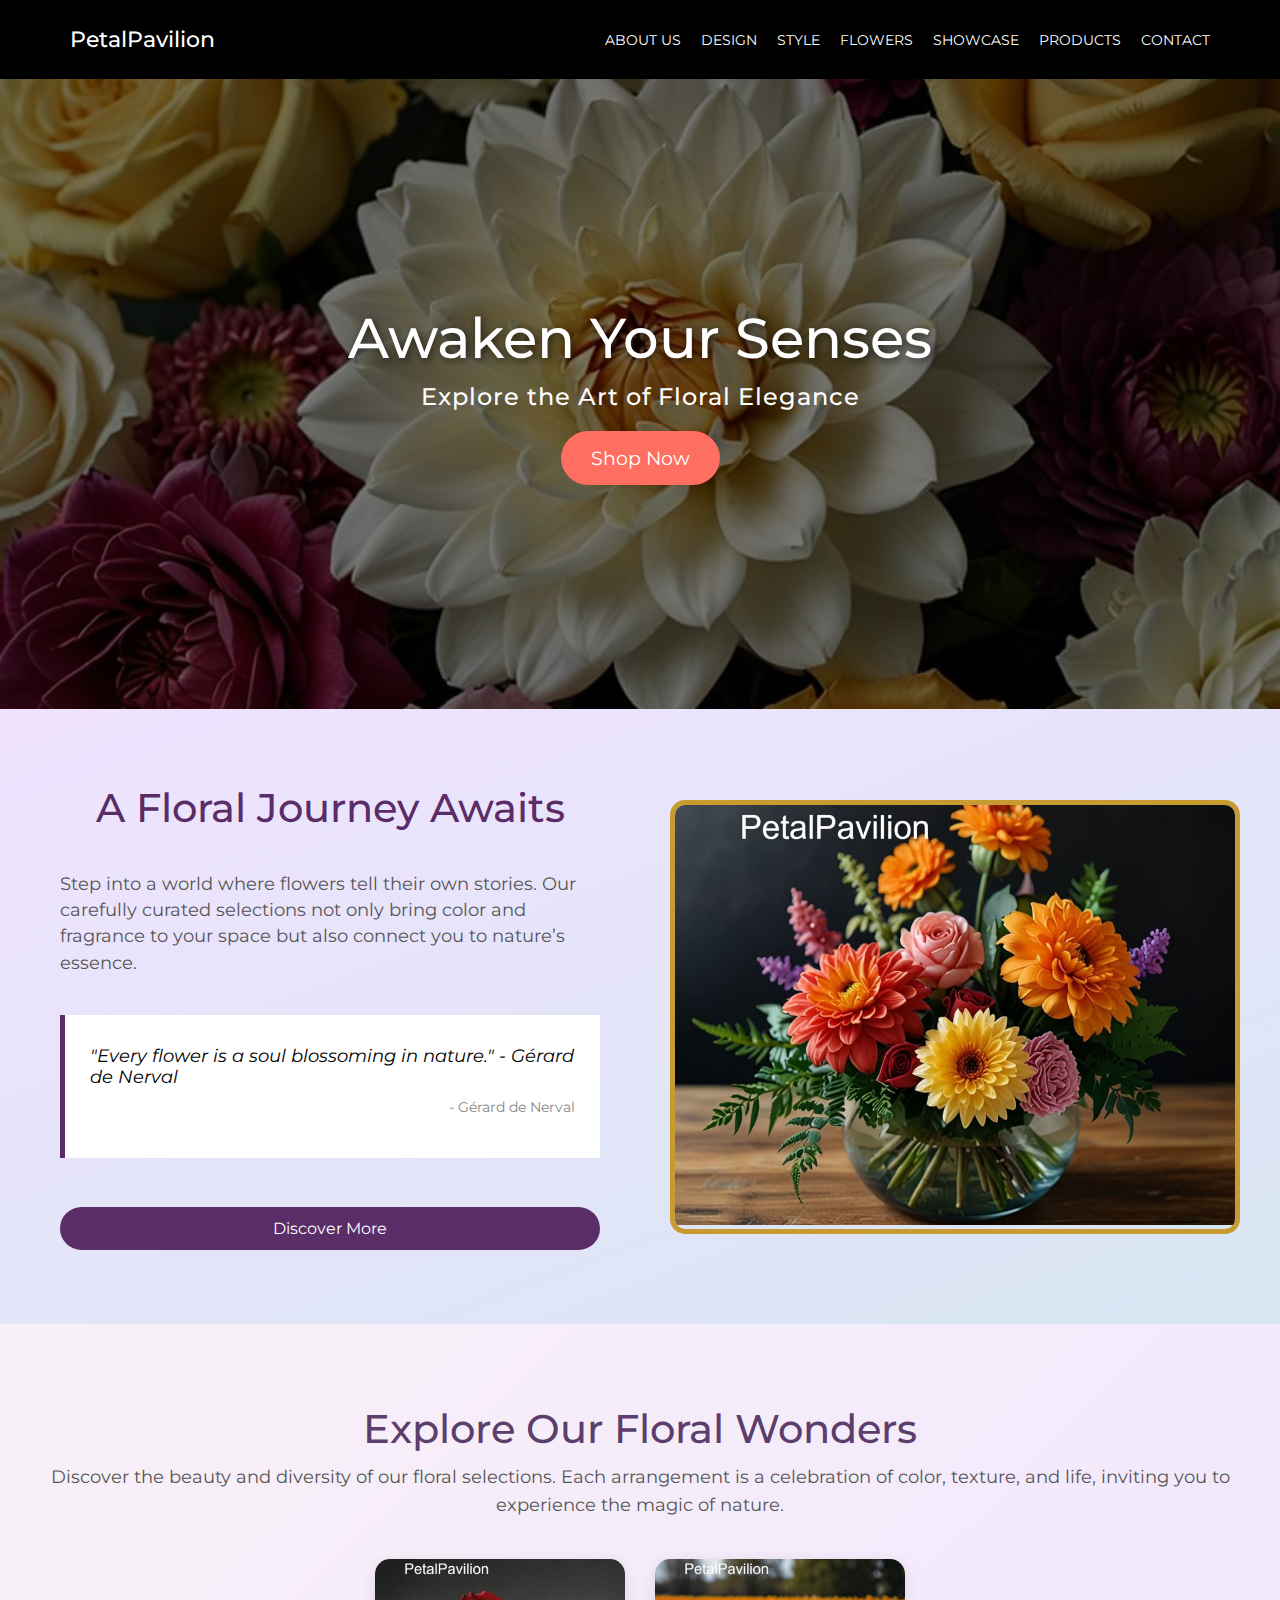
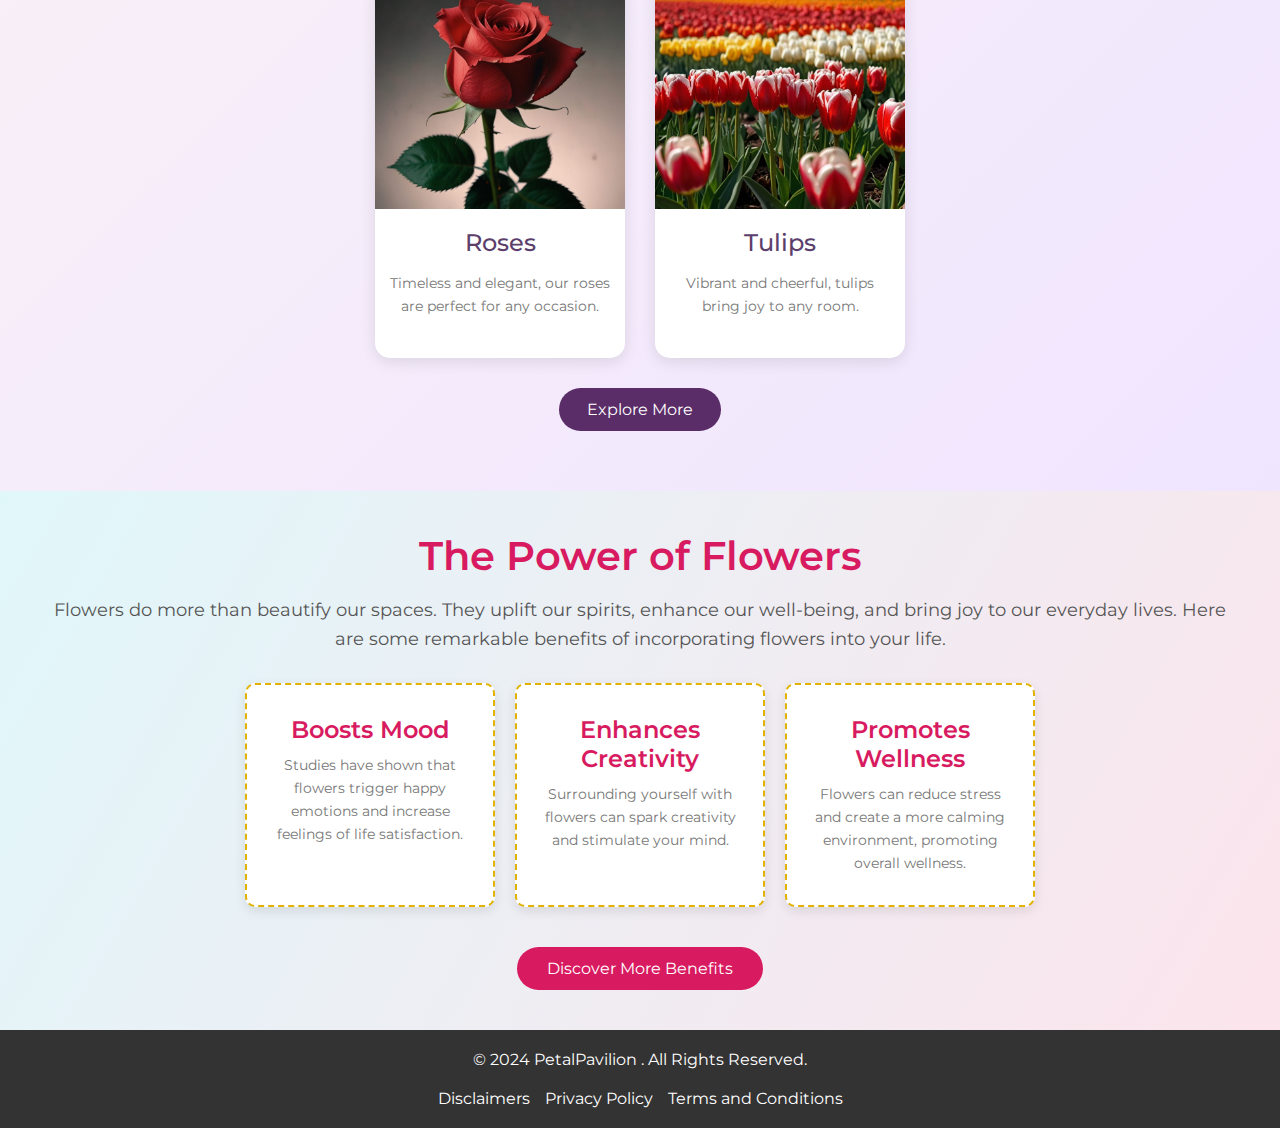
<file: index.html>
<!DOCTYPE html>
<html lang="en">

<head>
    <meta charset="UTF-8">
    <meta name="viewport" content="width=device-width, initial-scale=1.0">
    <link rel="icon" href="asets/a (1).jpg">
    <title>PetalPavilion</title>
    <link rel="preconnect" href="https://fonts.googleapis.com">
    <link rel="preconnect" href="https://fonts.gstatic.com" crossorigin>
    <link href="https://fonts.googleapis.com/css2?family=Montserrat:ital,wght@0,100..900;1,100..900&display=swap"
        rel="stylesheet">
        <link rel="stylesheet" href="index.css">
</head>

<body>
    <header>
        <nav class="navbar">
                <a href="/" class="nav-logo">PetalPavilion</a>
            <ul class="nav-manu">
                <li class="nave-item">
                    <a href="about.html" class="nav-link">About us</a>
                </li>
                <li class="nave-item">
                    <a href="design.html" class="nav-link">Design</a>
                </li>
                <li class="nave-item">
                    <a href="style.html" class="nav-link">Style</a>
                </li>
                <li class="nave-item">
                    <a href="flowers.html" class="nav-link">Flowers</a>
                </li>
                <li class="nave-item">
                    <a href="showcase.html" class="nav-link">Showcase</a>
                </li>
                <li class="nave-item">
                    <a href="products.html" class="nav-link">Products</a>
                </li>
                <li class="nave-item">
                    <a href="contact.html" class="nav-link">Contact</a>
                </li>
            </ul>
            <div class="hamburger">
                <span class="bar"></span>
                <span class="bar"></span>
                <span class="bar"></span>
            </div>
        </nav>
    </header>
    <main>
        <div class="hero">
            <div class="container">
                <h1>Awaken Your Senses</h1>
                <h3>Explore the Art of Floral Elegance</h3>
                <button><a href="contact.html">Shop Now</a></button>
            </div>
        </div>
        <section class="page-2">
            <div class="page2-container">
                <div class="left">
                    <h2>A Floral Journey Awaits</h2>
                    <p>Step into a world where flowers tell their own stories. Our carefully curated selections not only bring color and fragrance to your space but also connect you to nature’s essence.</p>
                    <div class="nervel">
                        <i>"Every flower is a soul blossoming in nature." - Gérard de Nerval</i>
                        <p>- Gérard de Nerval</p>
                    </div>
                    <button><a href="products.html">Discover More</a></button>
                </div>
                <div class="right">
                    <img src="asets/download (1).jpeg" alt="a boul with defarent color of flower">
                </div>
            </div>
        </section>
        <section class="page-3">
            <div class="container">
                <h2>Explore Our Floral Wonders</h2>
                <p>Discover the beauty and diversity of our floral selections. Each arrangement is a celebration of color, texture, and life, inviting you to experience the magic of nature.</p>
                <div class="grid">
                    <div class="cird cird-1">
                        <img src="asets/download (2).jpeg" alt="a rose with derk background" class="cird1-img">
                        <h3>Roses</h3>
                        <p>Timeless and elegant, our roses are perfect for any occasion.</p>
                    </div>
                    <div class="cird cird-1">
                        <img src="asets/a (19).jpg" alt="a rose with derk background" class="cird1-img">
                        <h3>Tulips</h3>
                        <p>Vibrant and cheerful, tulips bring joy to any room.</p>
                    </div>
                </div>
                <button><a href="about.html">Explore More</a></button>
            </div>
        </section>
        <section class="page-4">
            <div class="container">
                <h2>The Power of Flowers</h2>
                <p>Flowers do more than beautify our spaces. They uplift our spirits, enhance our well-being, and bring joy to our everyday lives. Here are some remarkable benefits of incorporating flowers into your life.</p>
                <div class="boxs">
                    <div class="box box-1">
                        <h3>Boosts Mood</h3>
                        <p>Studies have shown that flowers trigger happy emotions and increase feelings of life satisfaction.</p>
                    </div>
                    <div class="box box-1">
                        <h3>Enhances Creativity</h3>
                        <p>Surrounding yourself with flowers can spark creativity and stimulate your mind.</p>
                    </div>
                    <div class="box box-1">
                        <h3>Promotes Wellness</h3>
                        <p>Flowers can reduce stress and create a more calming environment, promoting overall wellness.
                        </p>
                    </div>
                </div>
                <button><a href="about.html">Discover More Benefits</a></button>
            </div>
        </section>
    </main>
    <footer>
        <p>&copy; 2024 PetalPavilion . All Rights Reserved.</p>
        <ul class="links">
            <li>
                <a href="" class="link-1">Disclaimers</a>
            </li>
            <li>
                <a href="" class="link-2">Privacy Policy</a>
            </li>
            <li>
                <a href="" class="link-3">Terms and Conditions</a>
            </li>
        </ul>
    </footer>
    <script src="script.js"></script>
</body>

</html>
</file>
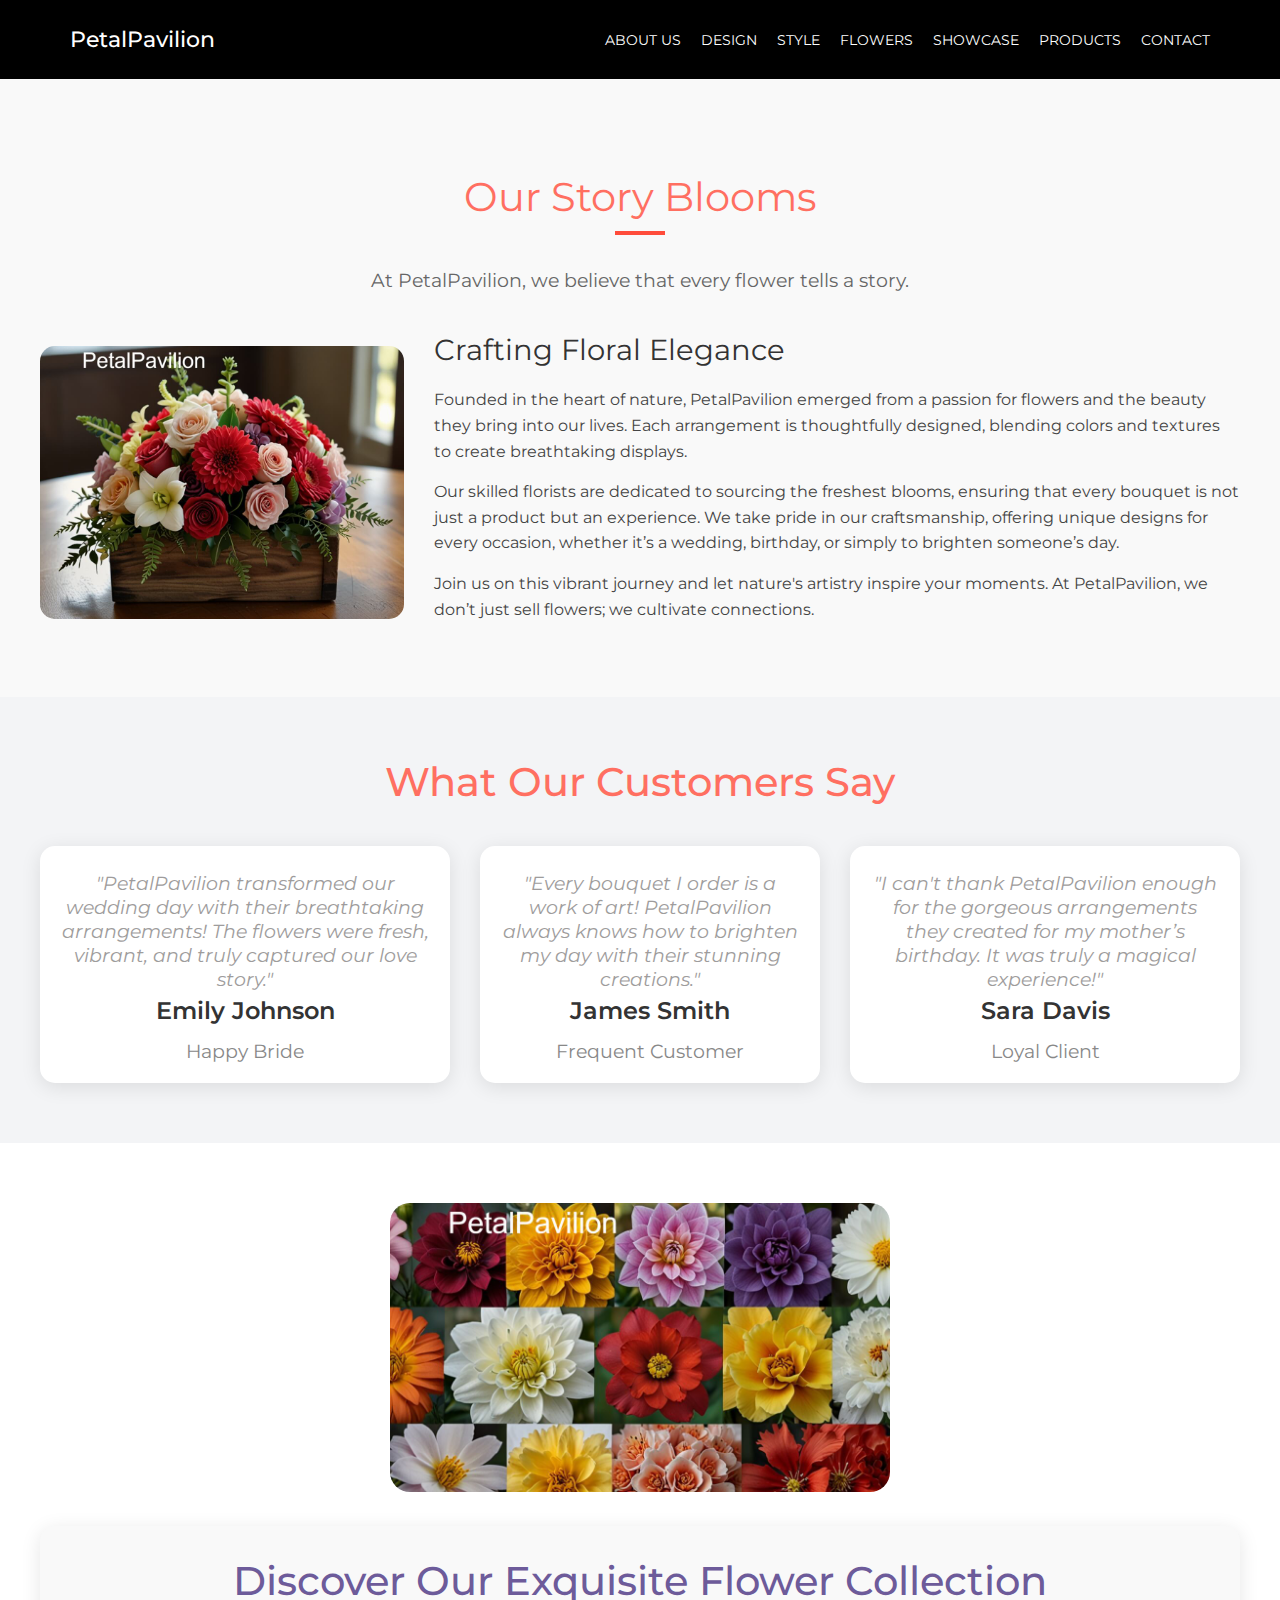
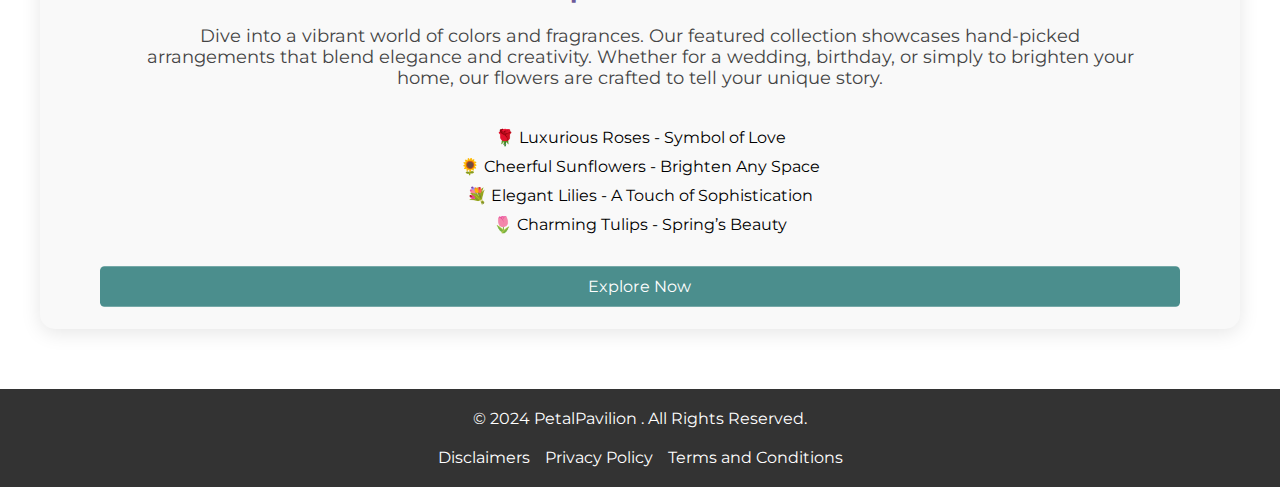
<file: about.html>
<!DOCTYPE html>
<html lang="en">

<head>
    <meta charset="UTF-8">
    <meta name="viewport" content="width=device-width, initial-scale=1.0">
    <link rel="icon" href="asets/a (1).jpg">
    <title>PetalPavilion | About us</title>
    <link rel="preconnect" href="https://fonts.googleapis.com">
    <link rel="preconnect" href="https://fonts.gstatic.com" crossorigin>
    <link href="https://fonts.googleapis.com/css2?family=Montserrat:ital,wght@0,100..900;1,100..900&display=swap"
        rel="stylesheet">
    <link rel="stylesheet" href="index.css">
</head>

<body>
    <header>
        <nav class="navbar">
            <a href="/" class="nav-logo">PetalPavilion</a>
            <ul class="nav-manu">
                <li class="nave-item">
                    <a href="about.html" class="nav-link">About us</a>
                </li>
                <li class="nave-item">
                    <a href="design.html" class="nav-link">Design</a>
                </li>
                <li class="nave-item">
                    <a href="style.html" class="nav-link">Style</a>
                </li>
                <li class="nave-item">
                    <a href="flowers.html" class="nav-link">Flowers</a>
                </li>
                <li class="nave-item">
                    <a href="showcase.html" class="nav-link">Showcase</a>
                </li>
                <li class="nave-item">
                    <a href="products.html" class="nav-link">Products</a>
                </li>
                <li class="nave-item">
                    <a href="contact.html" class="nav-link">Contact</a>
                </li>
            </ul>
            <div class="hamburger">
                <span class="bar"></span>
                <span class="bar"></span>
                <span class="bar"></span>
            </div>
        </nav>
    </header>
    <main>
    <section class="about">
        <div class="about_container">
            <div class="__header">
                <h2>Our Story Blooms</h2>
                <h4>At PetalPavilion, we believe that every flower tells a story.</h4>
            </div>
            <div class="__content">
                <div class="__img">
                    <img src="asets/a (1).jpg" alt="" class="img">
                </div>
                <div class="__discription">
                    <h3>Crafting Floral Elegance</h3>
                    <p>Founded in the heart of nature, PetalPavilion emerged from a passion for flowers and the beauty they bring into our lives. Each arrangement is thoughtfully designed, blending colors and textures to create breathtaking displays.</p>
                    <p>
                        Our skilled florists are dedicated to sourcing the freshest blooms, ensuring that every bouquet is not just a product but an experience. We take pride in our craftsmanship, offering unique designs for every occasion, whether it’s a wedding, birthday, or simply to brighten someone’s day.</p>
                    <p>
                        Join us on this vibrant journey and let nature's artistry inspire your moments. At PetalPavilion, we don’t just sell flowers; we cultivate connections.</p>
                </div>
            </div>
        </div>
    </section>
    <section class="customer">
<div class="container">
    <h2>What Our Customers Say</h2>
    <div class="boxs">
        <div class="box box1">
            <p>"PetalPavilion transformed our wedding day with their breathtaking arrangements! The flowers were fresh, vibrant, and truly captured our love story."</p>
            <h3>Emily Johnson</h3>
            <h4>Happy Bride</h4>
        </div>
        <div class="box box2">
            <p>"Every bouquet I order is a work of art! PetalPavilion always knows how to brighten my day with their stunning creations."</p>
            <h3>James Smith</h3>
            <h4>Frequent Customer</h4>
        </div>
        <div class="box box3">
            <p>"I can't thank PetalPavilion enough for the gorgeous arrangements they created for my mother’s birthday. It was truly a magical experience!"</p>
            <h3>Sara Davis</h3>
            <h4>Loyal Client</h4>
        </div>
    </div>
</div>
    </section>
<section class="discover">
    <div class="container">
        <div class="image">
            <img src="asets/a (2).jpg" alt="">
        </div>
        <div class="discribtion">
            <h2>Discover Our Exquisite Flower Collection</h2>
            <p>Dive into a vibrant world of colors and fragrances. Our featured collection showcases hand-picked arrangements that blend elegance and creativity. Whether for a wedding, birthday, or simply to brighten your home, our flowers are crafted to tell your unique story.</p>
            <ul>
                <li>🌹 Luxurious Roses - Symbol of Love</li>
                <li>🌻 Cheerful Sunflowers - Brighten Any Space</li>
                <li>💐 Elegant Lilies - A Touch of Sophistication</li>
                <li>🌷 Charming Tulips - Spring’s Beauty</li>
            </ul>
            <a href="design.html">Explore Now</a>
        </div>
    </div>
</section>
</main>
<footer>
    <p>&copy; 2024 PetalPavilion . All Rights Reserved.</p>
    <ul class="links">
        <li>
            <a href="" class="link-1">Disclaimers</a>
        </li>
        <li>
            <a href="" class="link-2">Privacy Policy</a>
        </li>
        <li>
            <a href="" class="link-3">Terms and Conditions</a>
        </li>
    </ul>
</footer>
    <script src="script.js"></script>
</body>

</html>
</file>
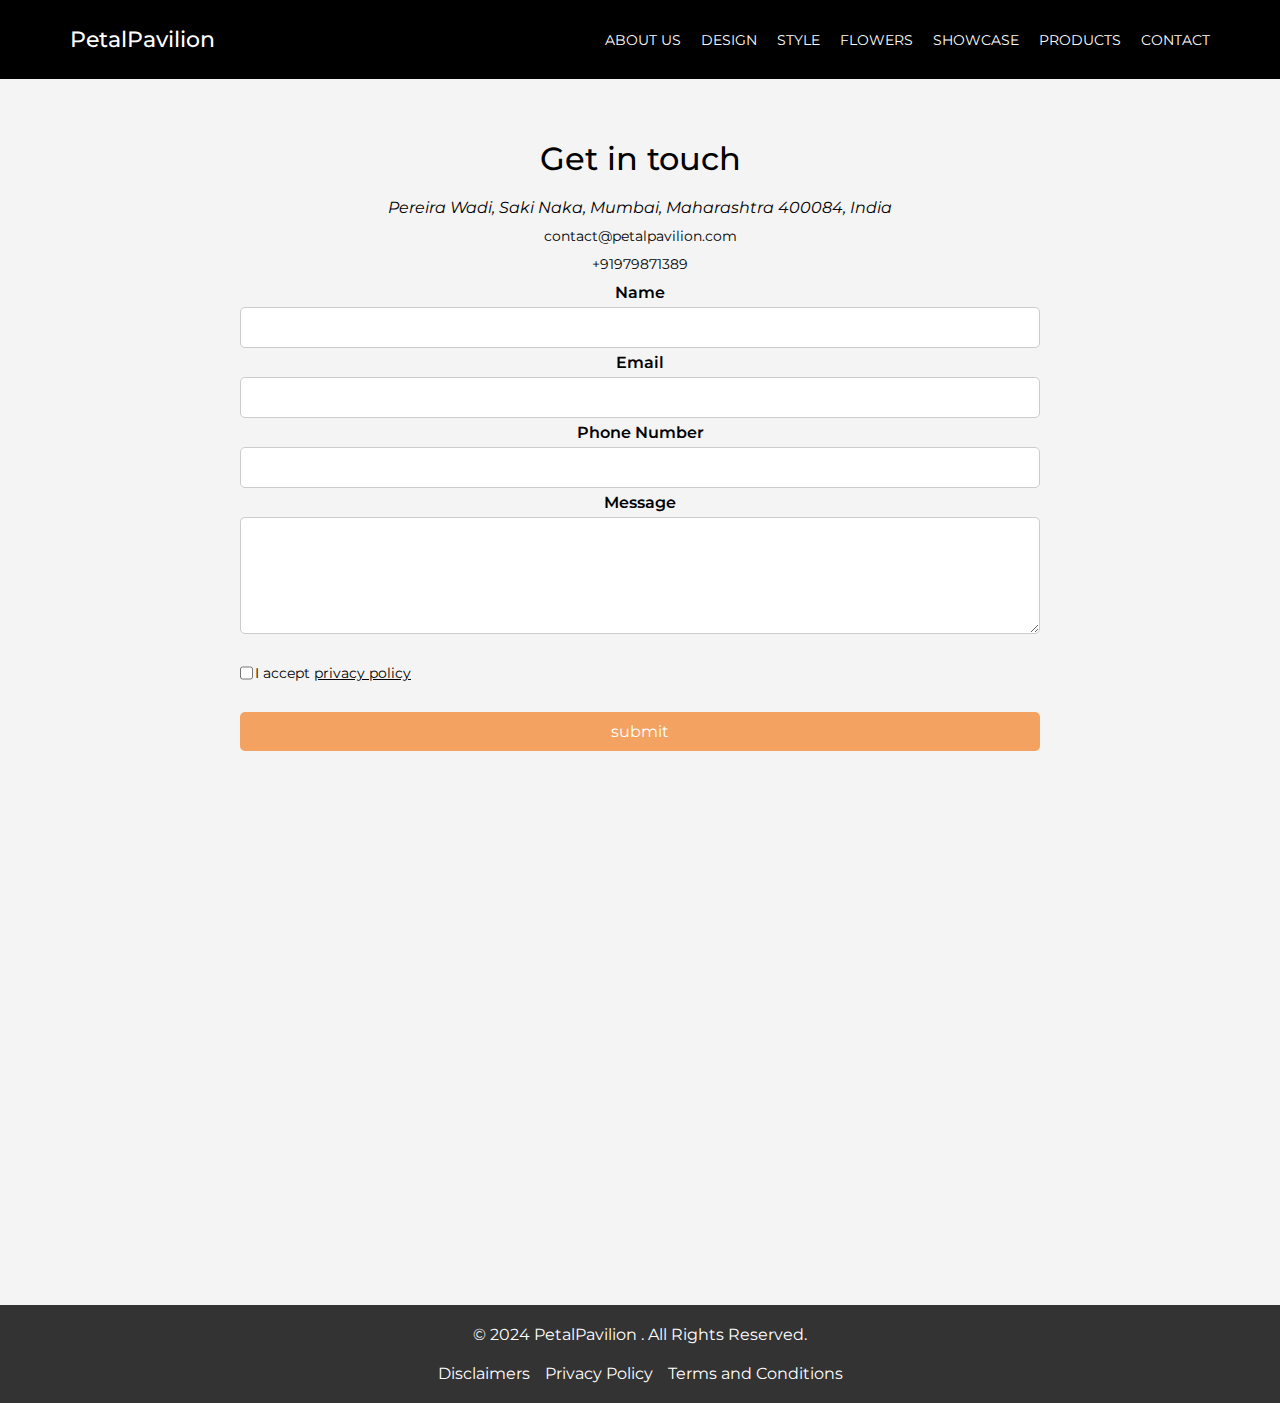
<file: contact.html>
<!DOCTYPE html>
<html lang="en">

<head>
    <meta charset="UTF-8">
    <meta name="viewport" content="width=device-width, initial-scale=1.0">
    <link rel="icon" href="asets/a (1).jpg">
    <title>PetalPavilion | contact</title>
    <link rel="preconnect" href="https://fonts.googleapis.com">
    <link rel="preconnect" href="https://fonts.gstatic.com" crossorigin>
    <link href="https://fonts.googleapis.com/css2?family=Montserrat:ital,wght@0,100..900;1,100..900&display=swap"
        rel="stylesheet">
    <link rel="stylesheet" href="index.css">
</head>

<body>
    <header>
        <nav class="navbar">
            <a href="/" class="nav-logo">PetalPavilion</a>
            <ul class="nav-manu">
                <li class="nave-item">
                    <a href="about.html" class="nav-link">About us</a>
                </li>
                <li class="nave-item">
                    <a href="design.html" class="nav-link">Design</a>
                </li>
                <li class="nave-item">
                    <a href="style.html" class="nav-link">Style</a>
                </li>
                <li class="nave-item">
                    <a href="flowers.html" class="nav-link">Flowers</a>
                </li>
                <li class="nave-item">
                    <a href="showcase.html" class="nav-link">Showcase</a>
                </li>
                <li class="nave-item">
                    <a href="products.html" class="nav-link">Products</a>
                </li>
                <li class="nave-item">
                    <a href="contact.html" class="nav-link">Contact</a>
                </li>
            </ul>
            <div class="hamburger">
                <span class="bar"></span>
                <span class="bar"></span>
                <span class="bar"></span>
            </div>
        </nav>
    </header>
    <main>
        <section class="content">
            <div class="container">
                <h2>Get in touch</h2>
                <p>
                <address>Pereira Wadi, Saki Naka, Mumbai, Maharashtra 400084, India</address>
                </p>
                <p>contact@petalpavilion.com</p>
                <p>+91979871389</p>
                <form action="" method="post" class="forme">
                    <label for="name" class="label">Name</label>
                    <input type="text" id="name" class="input" required>
                    <label for="email" class="label">Email</label>
                    <input type="email" id="email" class="input" required>
                    <label for="number" class="label">Phone Number</label>
                    <input type="text" id="number" class="input" required>
                    <label for="message" class="label"> Message</label>
                    <textarea name="message" id="message" rows="5" required></textarea>
                </form>
                <p class="checbox"><input type="checkbox" id="checbox"> <span> I accept <a href="">privacy
                            policy</a></span></p>
                <button type="submit">submit</button>
            </div>
            <iframe src="https://www.google.com/maps/embed?pb=!1m18!1m12!1m3!1d28885.199581562294!2d90.06654025!3d25.181295049999996!2m3!1f0!2f0!3f0!3m2!1i1024!2i768!4f13.1!3m3!1m2!1s0x3757d952556ddd9d%3A0x36dbf16be22d59c6!2sJhenaigati%20Bazar!5e0!3m2!1sen!2sbd!4v1729615220006!5m2!1sen!2sbd" width="600" height="450" style="border:0;" allowfullscreen="" loading="lazy" referrerpolicy="no-referrer-when-downgrade"></iframe>
        </section>
    </main>
    <footer>
        <p>&copy; 2024 PetalPavilion . All Rights Reserved.</p>
        <ul class="links">
            <li>
                <a href="" class="link-1">Disclaimers</a>
            </li>
            <li>
                <a href="" class="link-2">Privacy Policy</a>
            </li>
            <li>
                <a href="" class="link-3">Terms and Conditions</a>
            </li>
        </ul>
    </footer>
    <script src="script.js"></script>
</body>

</html>
</file>
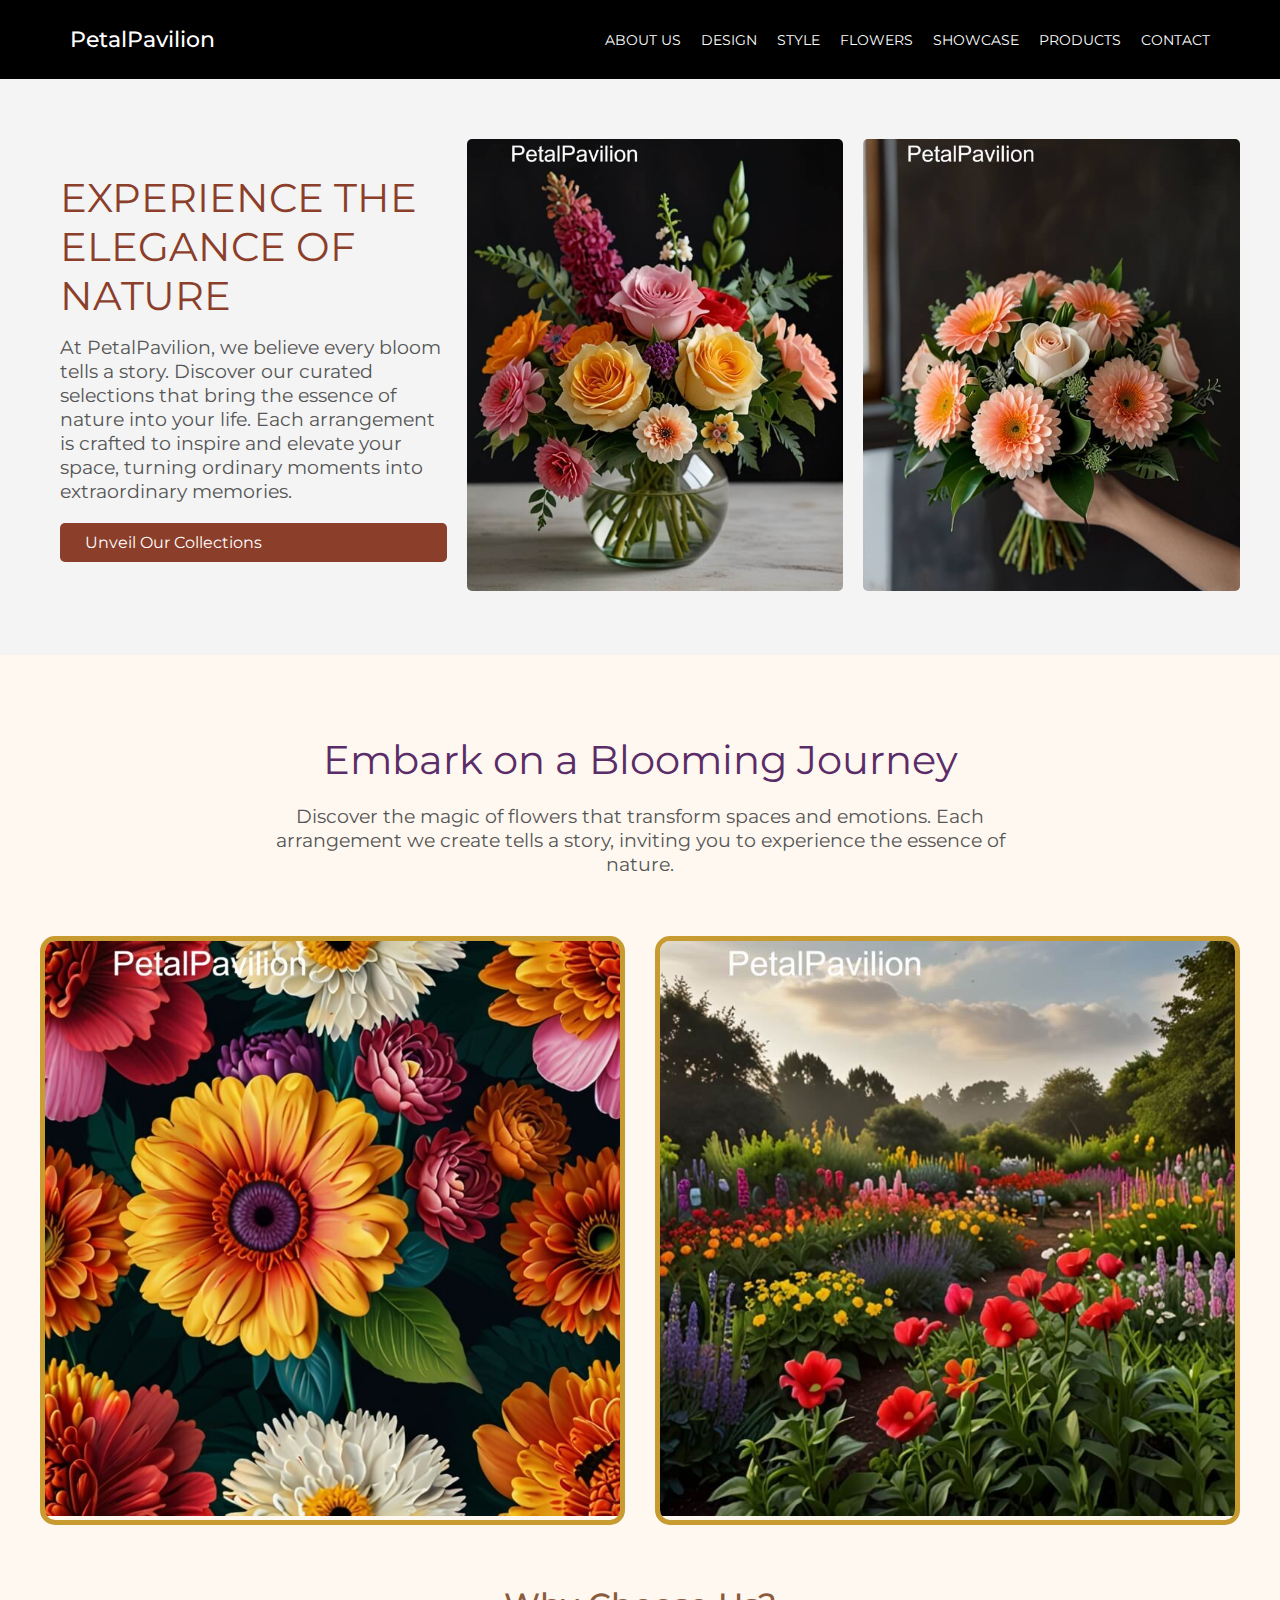
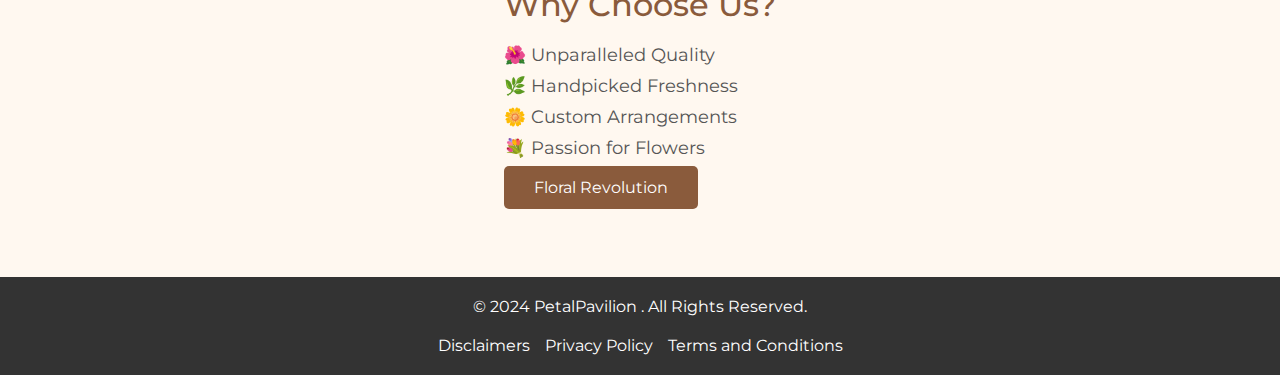
<file: design.html>
<!DOCTYPE html>
<html lang="en">
<head>
    <meta charset="UTF-8">
    <meta name="viewport" content="width=device-width, initial-scale=1.0">
    <link rel="icon" href="asets/a (1).jpg">
    <title>PetalPavilion | design</title>
    <link rel="preconnect" href="https://fonts.googleapis.com">
    <link rel="preconnect" href="https://fonts.gstatic.com" crossorigin>
    <link href="https://fonts.googleapis.com/css2?family=Montserrat:ital,wght@0,100..900;1,100..900&display=swap"
        rel="stylesheet">
    <link rel="stylesheet" href="index.css">
</head>
<body>
    <header>
        <nav class="navbar">
            <a href="/" class="nav-logo">PetalPavilion</a>
            <ul class="nav-manu">
                <li class="nave-item">
                    <a href="about.html" class="nav-link">About us</a>
                </li>
                <li class="nave-item">
                    <a href="design.html" class="nav-link">Design</a>
                </li>
                <li class="nave-item">
                    <a href="style.html" class="nav-link">Style</a>
                </li>
                <li class="nave-item">
                    <a href="flowers.html" class="nav-link">Flowers</a>
                </li>
                <li class="nave-item">
                    <a href="showcase.html" class="nav-link">Showcase</a>
                </li>
                <li class="nave-item">
                    <a href="products.html" class="nav-link">Products</a>
                </li>
                <li class="nave-item">
                    <a href="contact.html" class="nav-link">Contact</a>
                </li>
            </ul>
            <div class="hamburger">
                <span class="bar"></span>
                <span class="bar"></span>
                <span class="bar"></span>
            </div>
        </nav>
    </header>
    <main>
    <section class="experience">
        <div class="container">
            <div class="text-box">
                <h2>Experience the Elegance of Nature</h2>
                <p>At PetalPavilion, we believe every bloom tells a story. Discover our curated selections that bring the essence of nature into your life. Each arrangement is crafted to inspire and elevate your space, turning ordinary moments into extraordinary memories.</p>
                <a href="products.html">Unveil Our Collections</a>
            </div>
            <div class="image-box">
                <div class="img">
                    <img src="asets/a (3).jpg" alt="">
                </div>
                <div class="img">
                    <img src="asets/a (4).jpg" alt="">
                </div>
            </div>
        </div>
    </section>
    <section class="journey">
        <div class="container">
            <div class="titel">
                <h2>Embark on a Blooming Journey</h2>
                <p>Discover the magic of flowers that transform spaces and emotions. Each arrangement we create tells a story, inviting you to experience the essence of nature.</p>
            </div>
        <div class="perent">
            <div class="box">
                <img src="asets/a (5).jpg" alt="maney color of flower">
            </div>
            <div class="box">
                <img src="asets/a (6).jpg" alt="a flower garden with beutyfil blue sky">
            </div>
        </div>
        <div class="choose">
            <h3>Why Choose Us?</h3>
            <ul>
                <li>🌺 Unparalleled Quality</li>
                <li>🌿 Handpicked Freshness</li>
                <li>🌼 Custom Arrangements</li>
                <li>💐 Passion for Flowers</li>
            </ul>
            <a href="flowers.html">Floral Revolution</a>
        </div>
    </div>
    </section>
</main>
    <footer>
        <p>&copy; 2024 PetalPavilion . All Rights Reserved.</p>
        <ul class="links">
            <li>
                <a href="" class="link-1">Disclaimers</a>
            </li>
            <li>
                <a href="" class="link-2">Privacy Policy</a>
            </li>
            <li>
                <a href="" class="link-3">Terms and Conditions</a>
            </li>
        </ul>
    </footer>
    <script src="script.js"></script>
</body>
</html>
</file>
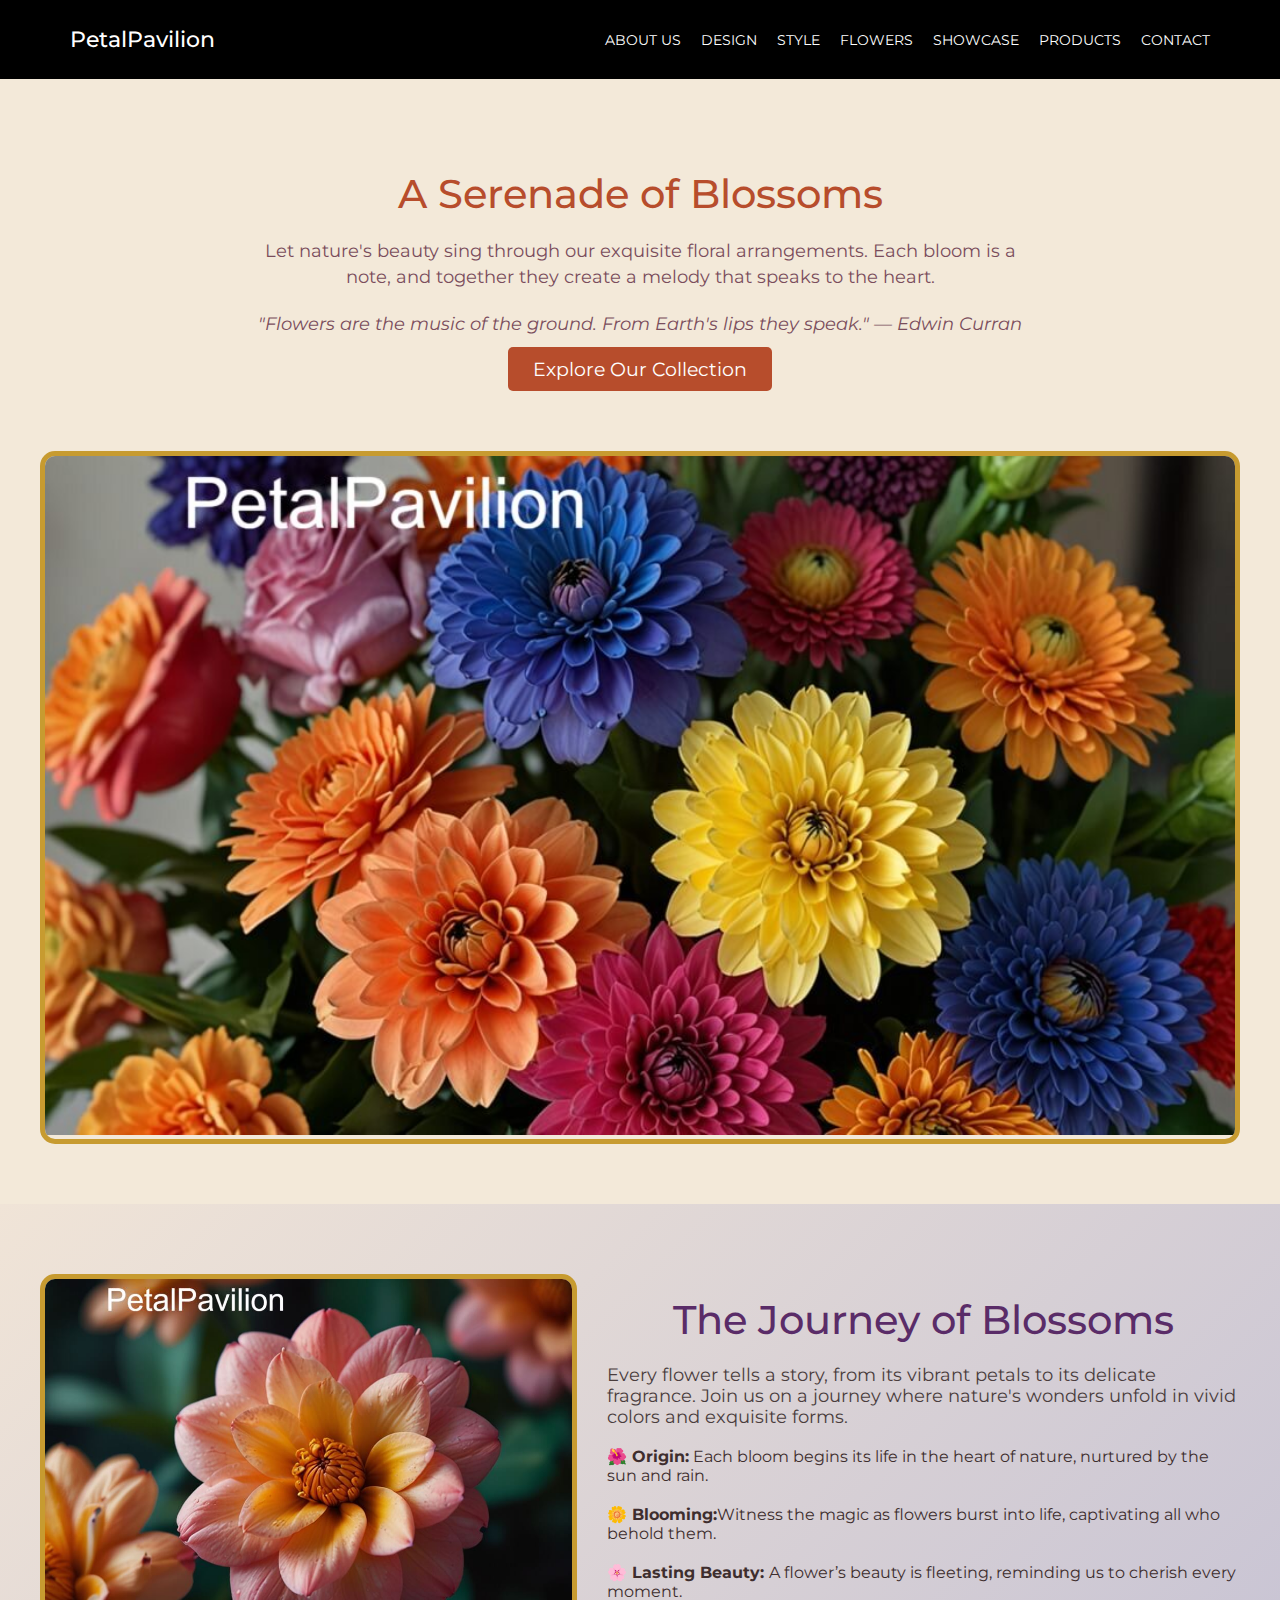
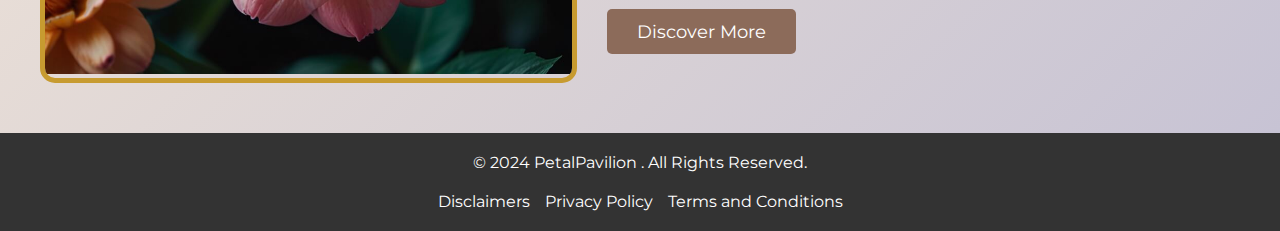
<file: flowers.html>
<!DOCTYPE html>
<html lang="en">

<head>
    <meta charset="UTF-8">
    <meta name="viewport" content="width=device-width, initial-scale=1.0">
    <link rel="icon" href="asets/a (1).jpg">
    <title>PetalPavilion | Flowers</title>
    <link rel="preconnect" href="https://fonts.googleapis.com">
    <link rel="preconnect" href="https://fonts.gstatic.com" crossorigin>
    <link href="https://fonts.googleapis.com/css2?family=Montserrat:ital,wght@0,100..900;1,100..900&display=swap"
        rel="stylesheet">
    <link rel="stylesheet" href="index.css">
</head>

<body>
    <header>
        <nav class="navbar">
            <a href="/" class="nav-logo">PetalPavilion</a>
            <ul class="nav-manu">
                <li class="nave-item">
                    <a href="about.html" class="nav-link">About us</a>
                </li>
                <li class="nave-item">
                    <a href="design.html" class="nav-link">Design</a>
                </li>
                <li class="nave-item">
                    <a href="style.html" class="nav-link">Style</a>
                </li>
                <li class="nave-item">
                    <a href="flowers.html" class="nav-link">Flowers</a>
                </li>
                <li class="nave-item">
                    <a href="showcase.html" class="nav-link">Showcase</a>
                </li>
                <li class="nave-item">
                    <a href="products.html" class="nav-link">Products</a>
                </li>
                <li class="nave-item">
                    <a href="contact.html" class="nav-link">Contact</a>
                </li>
            </ul>
            <div class="hamburger">
                <span class="bar"></span>
                <span class="bar"></span>
                <span class="bar"></span>
            </div>
        </nav>
    </header>
    <main>
    <section class="bolossoms">
        <div class="container">
            <div class="text">
                <h2>A Serenade of Blossoms</h2>
                <p>Let nature's beauty sing through our exquisite floral arrangements. Each bloom is a note, and
                    together they create a melody that speaks to the heart.</p>
                <i>"Flowers are the music of the ground. From Earth's lips they speak." — Edwin Curran</i>
                <a href="products.html">Explore Our Collection</a>
            </div>
            <div class="image">
                <img src="asets/a (7).jpg" alt="defarent colors sunflower flowers">
            </div>
        </div>
    </section>
    <section class="bolossoms-2">
        <div class="container">
            <div class="image">
                <img src="asets/a (8).jpg" alt="">
            </div>
            <div class="text">
                <h2>The Journey of Blossoms</h2>
                <p>Every flower tells a story, from its vibrant petals to its delicate fragrance. Join us on a journey
                    where nature's wonders unfold in vivid colors and exquisite forms.</p>
                <div class="box">
                    <p><span>🌺 Origin:</span> Each bloom begins its life in the heart of nature, nurtured by the sun
                        and rain.</p>
                    <p><span>🌼 Blooming:</span>Witness the magic as flowers burst into life, captivating all who behold
                        them.</p>
                    <p><span>🌸 Lasting Beauty: </span>A flower’s beauty is fleeting, reminding us to cherish every
                        moment.</p>
                </div>
                <a href="products.html">Discover More</a>
            </div>
        </div>
    </section>
</main>
    <footer>
        <p>&copy; 2024 PetalPavilion . All Rights Reserved.</p>
        <ul class="links">
            <li>
                <a href="" class="link-1">Disclaimers</a>
            </li>
            <li>
                <a href="" class="link-2">Privacy Policy</a>
            </li>
            <li>
                <a href="" class="link-3">Terms and Conditions</a>
            </li>
        </ul>
    </footer>
    <script src="script.js"></script>
</body>

</html>
</file>
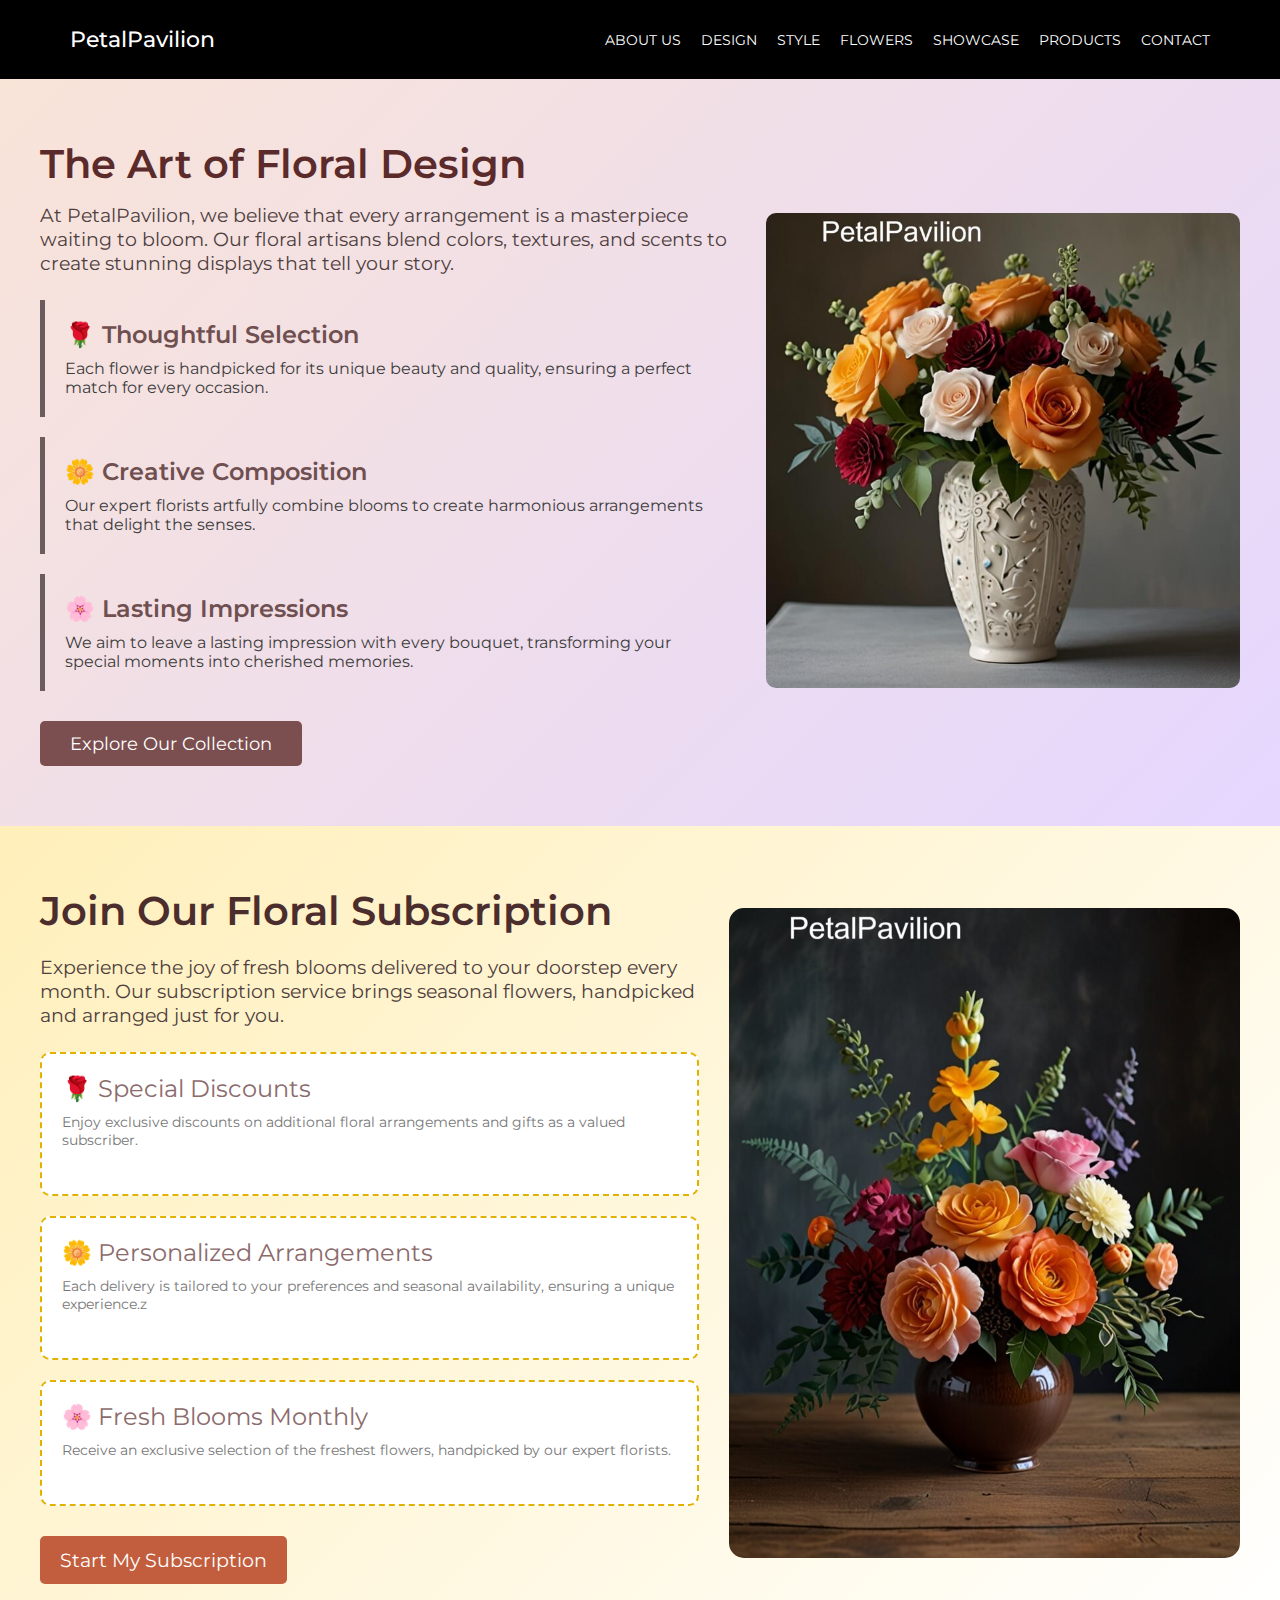
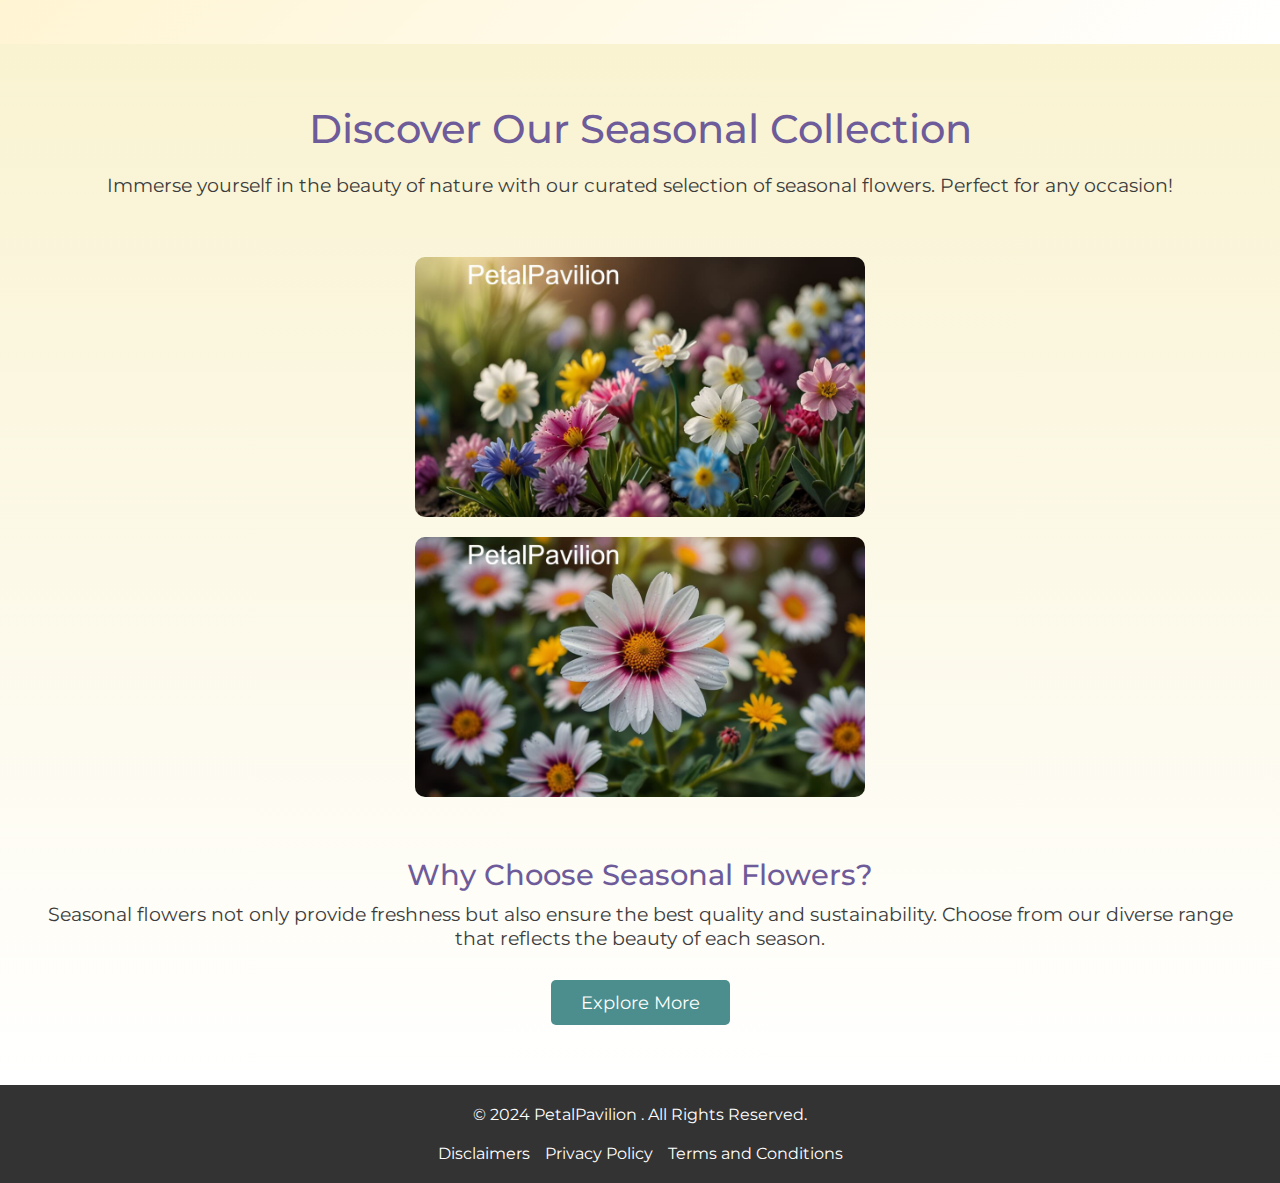
<file: products.html>
<!DOCTYPE html>
<html lang="en">
<head>
    <meta charset="UTF-8">
    <meta name="viewport" content="width=device-width, initial-scale=1.0">
    <link rel="icon" href="asets/a (1).jpg">
    <title>PetalPavilion | products</title>
    <link rel="preconnect" href="https://fonts.googleapis.com">
    <link rel="preconnect" href="https://fonts.gstatic.com" crossorigin>
    <link href="https://fonts.googleapis.com/css2?family=Montserrat:ital,wght@0,100..900;1,100..900&display=swap"
        rel="stylesheet">
    <link rel="stylesheet" href="index.css">
</head>
<body>
    <header>
        <nav class="navbar">
                <a href="/" class="nav-logo">PetalPavilion</a>
            <ul class="nav-manu">
                <li class="nave-item">
                    <a href="about.html" class="nav-link">About us</a>
                </li>
                <li class="nave-item">
                    <a href="design.html" class="nav-link">Design</a>
                </li>
                <li class="nave-item">
                    <a href="style.html" class="nav-link">Style</a>
                </li>
                <li class="nave-item">
                    <a href="flowers.html" class="nav-link">Flowers</a>
                </li>
                <li class="nave-item">
                    <a href="showcase.html" class="nav-link">Showcase</a>
                </li>
                <li class="nave-item">
                    <a href="products.html" class="nav-link">Products</a>
                </li>
                <li class="nave-item">
                    <a href="contact.html" class="nav-link">Contact</a>
                </li>
            </ul>
            <div class="hamburger">
                <span class="bar"></span>
                <span class="bar"></span>
                <span class="bar"></span>
            </div>
        </nav>
    </header>
    <main>
<section class="floral">
    <div class="container">
        <div class="left">
            <h2>The Art of Floral Design</h2>
            <p class="discription">At PetalPavilion, we believe that every arrangement is a masterpiece waiting to bloom. Our floral artisans blend colors, textures, and scents to create stunning displays that tell your story.</p>
            <div class="boxs">
                <div class="box box1">
                    <h3>🌹 Thoughtful Selection</h3>
                    <p>Each flower is handpicked for its unique beauty and quality, ensuring a perfect match for every occasion.</p>
                </div>
                <div class="box box2">
                    <h3>🌼 Creative Composition</h3>
                    <p>Our expert florists artfully combine blooms to create harmonious arrangements that delight the senses.</p>
                </div>
                <div class="box box3">
                    <h3>🌸 Lasting Impressions</h3>
                    <p>We aim to leave a lasting impression with every bouquet, transforming your special moments into cherished memories.</p>
                </div>
            </div>
            <a href="showcase.html">Explore Our Collection</a>
        </div>
        <div class="right">
            <img src="asets/a (9).jpg" alt="">
        </div>
    </div>
</section>
<section class="join">
    <div class="container">
        <div class="left">
            <h2>Join Our Floral Subscription</h2>
            <p class="discribtion">Experience the joy of fresh blooms delivered to your doorstep every month. Our subscription service brings seasonal flowers, handpicked and arranged just for you.</p>
            <div class="boxs">
                <div class="box">
                    <h3>🌸 Fresh Blooms Monthly</h3>
                    <p>Receive an exclusive selection of the freshest flowers, handpicked by our expert florists.</p>
                </div>
                <div class="box">
                    <h3>🌼 Personalized Arrangements</h3>
                    <p>Each delivery is tailored to your preferences and seasonal availability, ensuring a unique experience.z</p>
                </div>
                <div class="box">
                    <h3>🌹 Special Discounts</h3>
                    <p>Enjoy exclusive discounts on additional floral arrangements and gifts as a valued subscriber.</p>
                </div>
            </div>
            <a href="style.html">Start My Subscription</a>
        </div>
        <div class="right">
            <img src="asets/a (10).jpg" alt="">
        </div>
    </div>
</section>
<section class="collection">
    <div class="container">
        <div class="titel-1">
            <h2>Discover Our Seasonal Collection</h2>
            <p>Immerse yourself in the beauty of nature with our curated selection of seasonal flowers. Perfect for any occasion!</p>
        </div>
        <div class="images">
            <img src="asets/a (11).jpg" alt="">
            <img src="asets/a (12).jpg" alt="">
        </div>
        <div class="titel-2">
            <h3>Why Choose Seasonal Flowers?</h3>
            <p>Seasonal flowers not only provide freshness but also ensure the best quality and sustainability. Choose from our diverse range that reflects the beauty of each season.</p>
            <a href="about.html">Explore More</a>
        </div>
    </div>
</section>
</main>
<footer>
    <p>&copy; 2024 PetalPavilion . All Rights Reserved.</p>
    <ul class="links">
        <li>
            <a href="" class="link-1">Disclaimers</a>
        </li>
        <li>
            <a href="" class="link-2">Privacy Policy</a>
        </li>
        <li>
            <a href="" class="link-3">Terms and Conditions</a>
        </li>
    </ul>
</footer>
    <script src="script.js"></script>
</body>
</html>
</file>
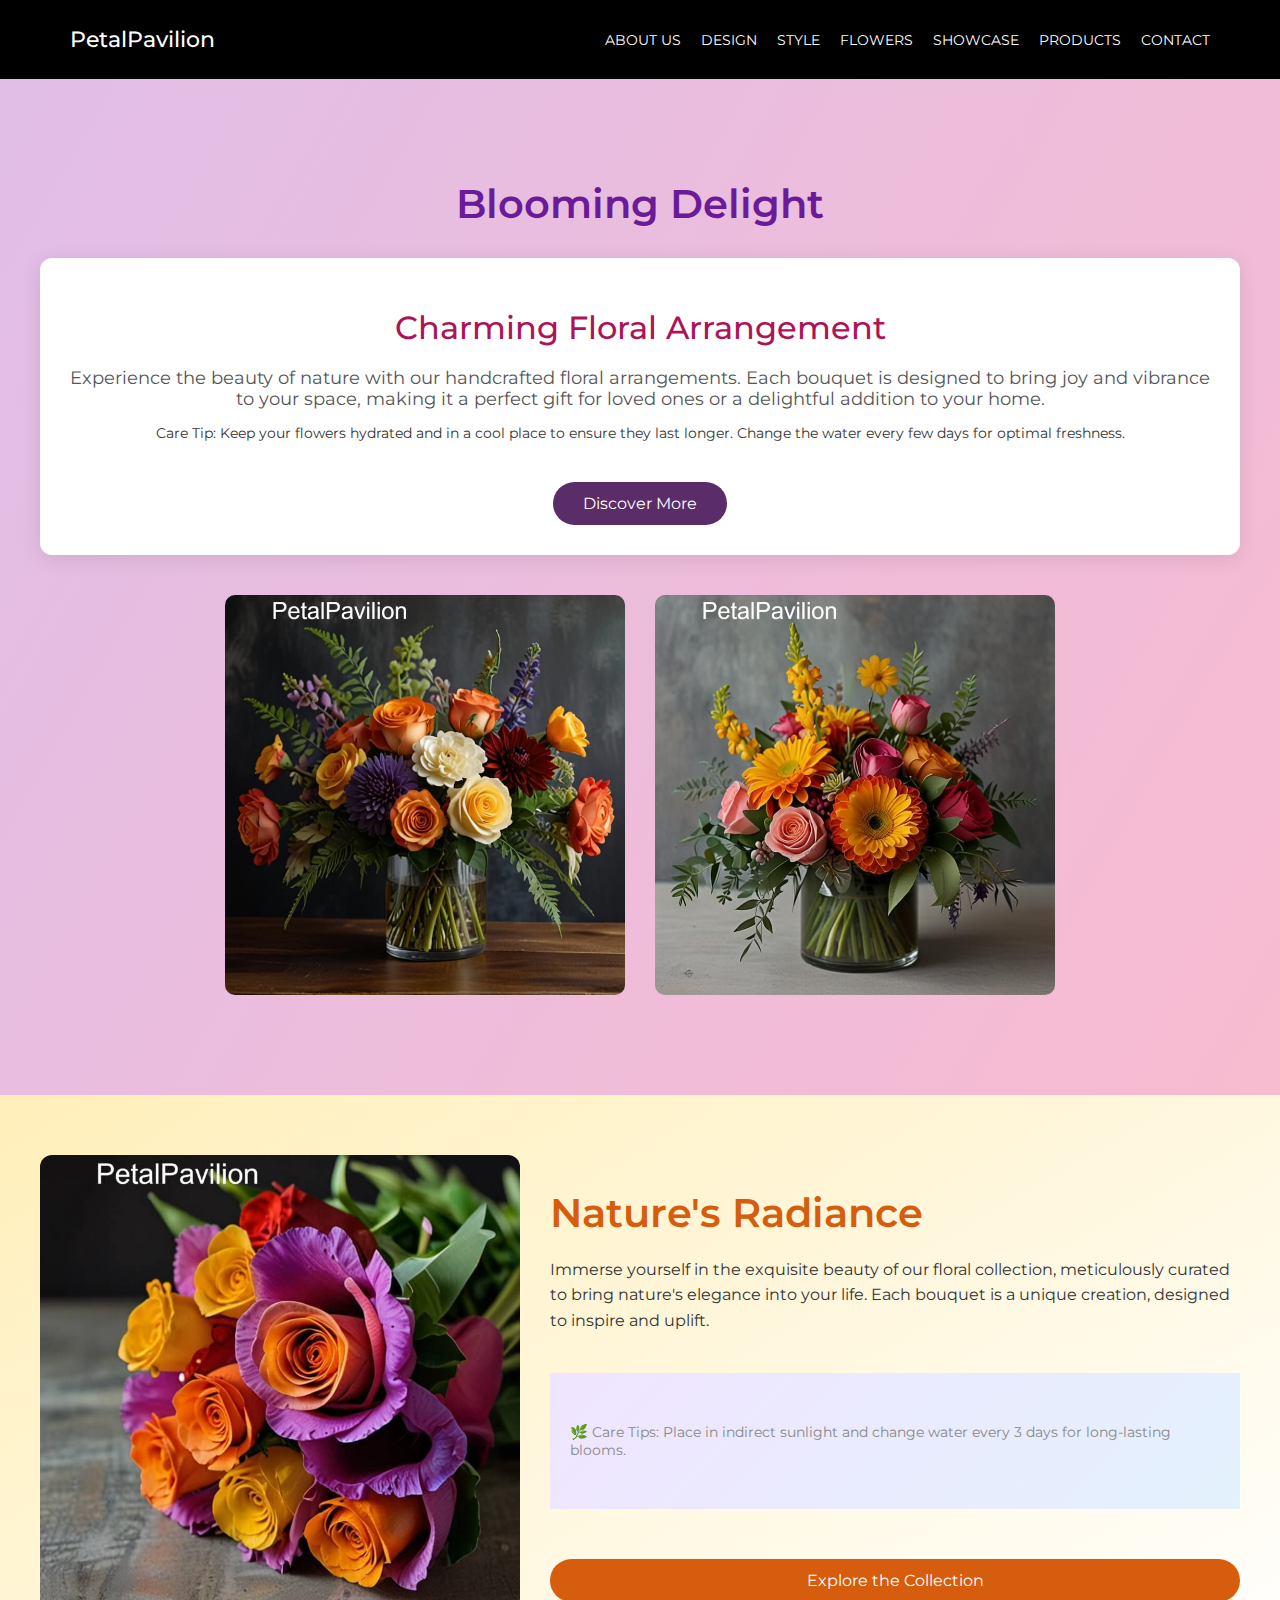
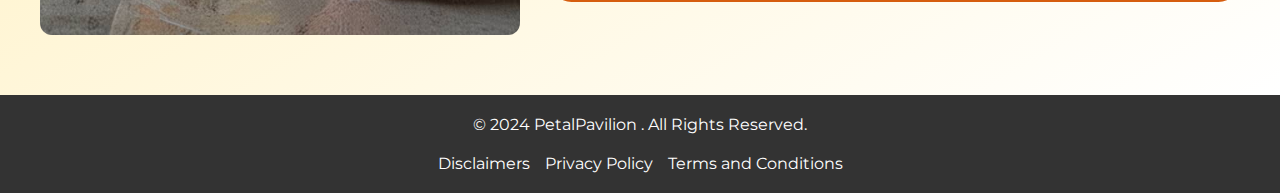
<file: showcase.html>
<!DOCTYPE html>
<html lang="en">

<head>
    <meta charset="UTF-8">
    <meta name="viewport" content="width=device-width, initial-scale=1.0">
    <link rel="icon" href="asets/a (1).jpg">
    <title>PetalPavilion | showcase</title>
    <link rel="preconnect" href="https://fonts.googleapis.com">
    <link rel="preconnect" href="https://fonts.gstatic.com" crossorigin>
    <link href="https://fonts.googleapis.com/css2?family=Montserrat:ital,wght@0,100..900;1,100..900&display=swap"
        rel="stylesheet">
    <link rel="stylesheet" href="index.css">
</head>

<body>
    <header>
        <nav class="navbar">
            <a href="/" class="nav-logo">PetalPavilion</a>
            <ul class="nav-manu">
                <li class="nave-item">
                    <a href="about.html" class="nav-link">About us</a>
                </li>
                <li class="nave-item">
                    <a href="design.html" class="nav-link">Design</a>
                </li>
                <li class="nave-item">
                    <a href="style.html" class="nav-link">Style</a>
                </li>
                <li class="nave-item">
                    <a href="flowers.html" class="nav-link">Flowers</a>
                </li>
                <li class="nave-item">
                    <a href="showcase.html" class="nav-link">Showcase</a>
                </li>
                <li class="nave-item">
                    <a href="products.html" class="nav-link">Products</a>
                </li>
                <li class="nave-item">
                    <a href="contact.html" class="nav-link">Contact</a>
                </li>
            </ul>
            <div class="hamburger">
                <span class="bar"></span>
                <span class="bar"></span>
                <span class="bar"></span>
            </div>
        </nav>
    </header>
    <main>
    <section class="showcase">
        <div class="container">
            <h2>Blooming Delight</h2>
            <div class="text-box">
                <h3>Charming Floral Arrangement</h3>
                <p class="p1">
                    Experience the beauty of nature with our handcrafted floral arrangements. Each bouquet is designed
                    to bring joy and vibrance to your space, making it a perfect gift for loved ones or a delightful
                    addition to your home.
                </p>
                <p class="p2">Care Tip: Keep your flowers hydrated and in a cool place to ensure they last longer.
                    Change the water every few days for optimal freshness.</p>
                <a href="products.html">Discover More</a>
            </div>
            <div class="image-box">
                <img src="asets/a (14).jpg" alt="" class="img1">
                <img src="asets/a (15).jpg" alt="" class="img2">
            </div>
        </div>
    </section>
    <section class="nature">
        <div class="container">
            <img src="asets/a (16).jpg" alt="a sunflower boka on the tabel">
            <div class="text-box">
                <h2>Nature's Radiance</h2>
                <p>Immerse yourself in the exquisite beauty of our floral collection, meticulously curated to bring
                    nature's elegance into your life. Each bouquet is a unique creation, designed to inspire and uplift.
                </p>
                <div class="box">🌿 Care Tips: Place in indirect sunlight and change water every 3 days for long-lasting
                    blooms.</div>
                    <a href="contact.html">Explore the Collection</a>

            </div>
        </div>
    </section>
</main>
    <footer>
        <p>&copy; 2024 PetalPavilion . All Rights Reserved.</p>
        <ul class="links">
            <li>
                <a href="" class="link-1">Disclaimers</a>
            </li>
            <li>
                <a href="" class="link-2">Privacy Policy</a>
            </li>
            <li>
                <a href="" class="link-3">Terms and Conditions</a>
            </li>
        </ul>
    </footer>
    <script src="script.js"></script>

</body>

</html>
</file>
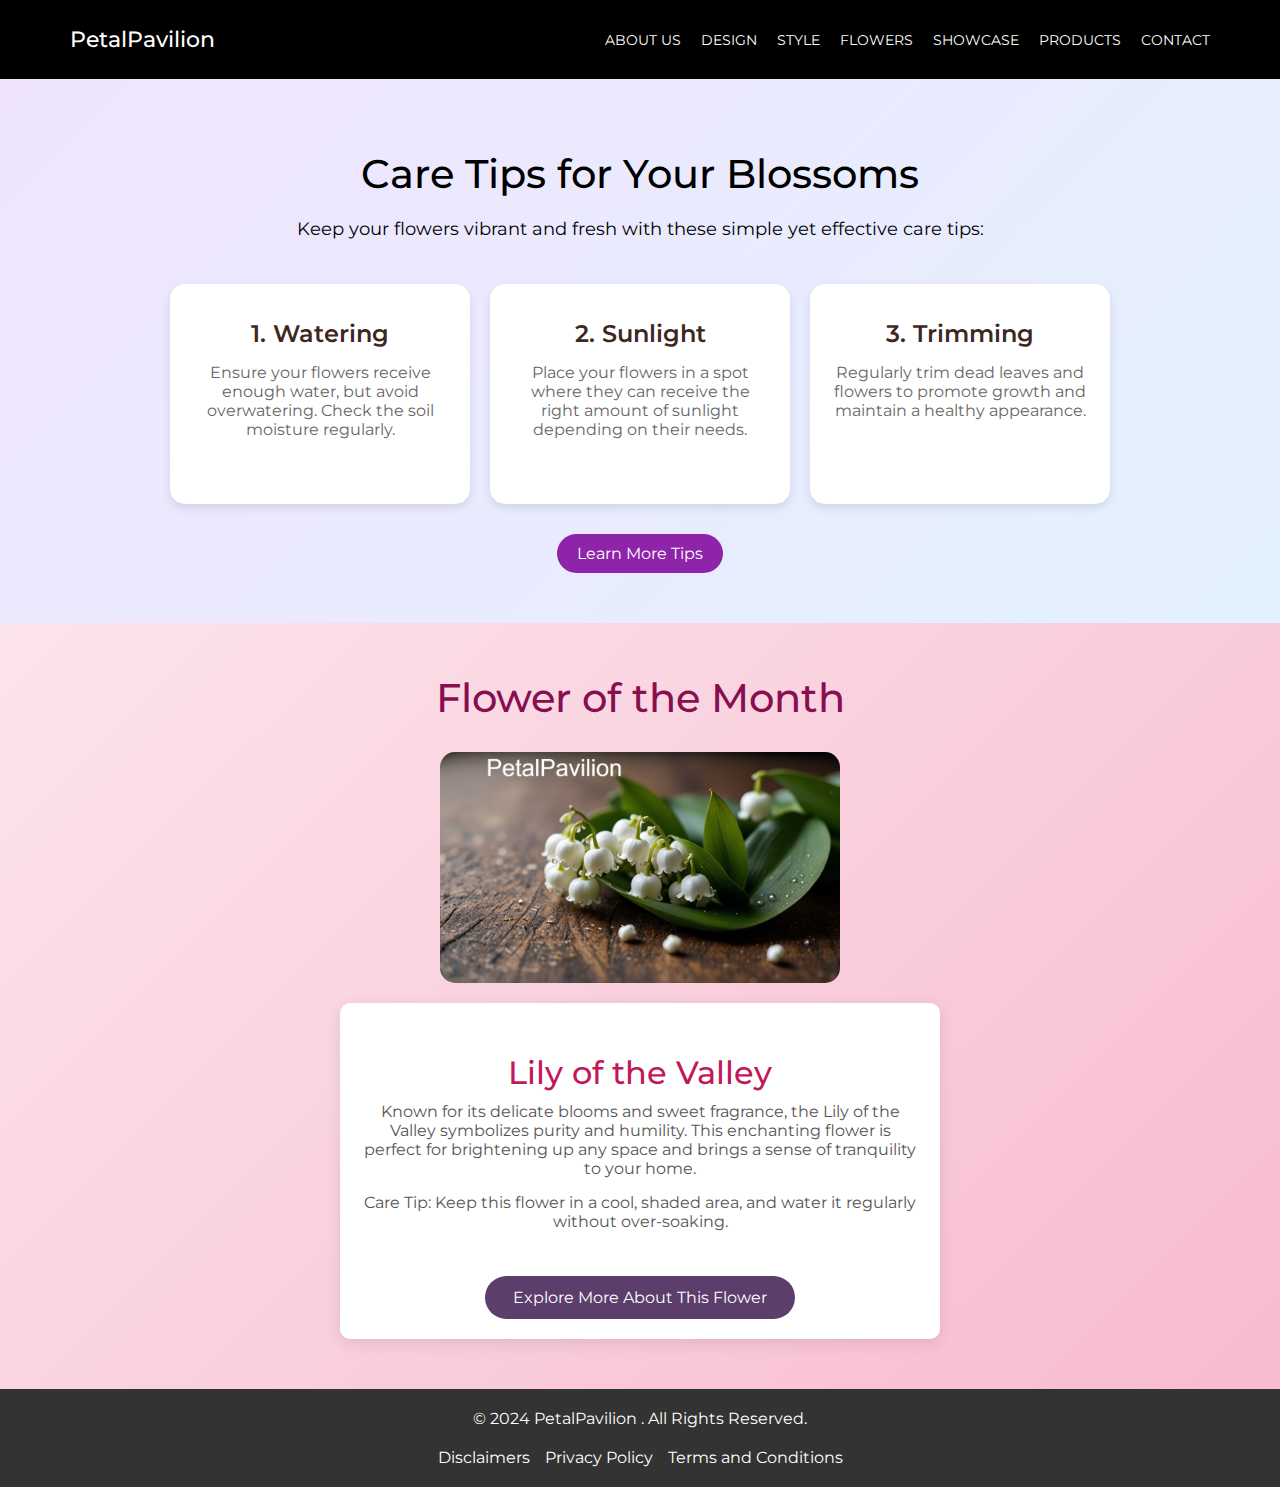
<file: style.html>
<!DOCTYPE html>
<html lang="en">

<head>
    <meta charset="UTF-8">
    <meta name="viewport" content="width=device-width, initial-scale=1.0">
    <link rel="icon" href="asets/a (1).jpg">
    <title>PetalPavilion | style</title>
    <link rel="preconnect" href="https://fonts.googleapis.com">
    <link rel="preconnect" href="https://fonts.gstatic.com" crossorigin>
    <link href="https://fonts.googleapis.com/css2?family=Montserrat:ital,wght@0,100..900;1,100..900&display=swap"
        rel="stylesheet">
    <link rel="stylesheet" href="index.css">
</head>

<body>
    <header>
        <nav class="navbar">
            <a href="/" class="nav-logo">PetalPavilion</a>
            <ul class="nav-manu">
                <li class="nave-item">
                    <a href="about.html" class="nav-link">About us</a>
                </li>
                <li class="nave-item">
                    <a href="design.html" class="nav-link">Design</a>
                </li>
                <li class="nave-item">
                    <a href="style.html" class="nav-link">Style</a>
                </li>
                <li class="nave-item">
                    <a href="flowers.html" class="nav-link">Flowers</a>
                </li>
                <li class="nave-item">
                    <a href="showcase.html" class="nav-link">Showcase</a>
                </li>
                <li class="nave-item">
                    <a href="products.html" class="nav-link">Products</a>
                </li>
                <li class="nave-item">
                    <a href="contact.html" class="nav-link">Contact</a>
                </li>
            </ul>
            <div class="hamburger">
                <span class="bar"></span>
                <span class="bar"></span>
                <span class="bar"></span>
            </div>
        </nav>
    </header>
    <main>
    <section class="care">
        <div class="container">
            <h2>Care Tips for Your Blossoms</h2>
            <p>Keep your flowers vibrant and fresh with these simple yet effective care tips:</p>
            <div class="grid">
                <div class="box">
                    <h3>1. Watering</h3>
                    <p>Ensure your flowers receive enough water, but avoid overwatering. Check the soil moisture
                        regularly.</p>
                </div>
                <div class="box">
                    <h3>2. Sunlight</h3>
                    <p>Place your flowers in a spot where they can receive the right amount of sunlight depending on
                        their needs.</p>
                </div>
                <div class="box">
                    <h3>3. Trimming</h3>
                    <p>Regularly trim dead leaves and flowers to promote growth and maintain a healthy appearance.</p>
                </div>
            </div>
            <a href="about.html">Learn More Tips</a>
        </div>
    </section>

    <section class="valley">
        <div class="container">
            <h2>Flower of the Month</h2>
            <div class="grid">
                <img src="asets/a (13).jpg" alt="small flower and green leaf with water droop">
                <div class="box">
                    <h3>Lily of the Valley</h3>
                    <p>Known for its delicate blooms and sweet fragrance, the Lily of the Valley symbolizes purity and
                        humility. This enchanting flower is perfect for brightening up any space and brings a sense of
                        tranquility to your home.</p>
                    <p>Care Tip: Keep this flower in a cool, shaded area, and water it regularly without over-soaking.
                    </p>
                    <a href="about.html">Explore More About This Flower</a>
                </div>
            </div>
        </div>
    </section>
</main>
    <footer>
        <p>&copy; 2024 PetalPavilion . All Rights Reserved.</p>
        <ul class="links">
            <li>
                <a href="" class="link-1">Disclaimers</a>
            </li>
            <li>
                <a href="" class="link-2">Privacy Policy</a>
            </li>
            <li>
                <a href="" class="link-3">Terms and Conditions</a>
            </li>
        </ul>
    </footer>
    <script src="script.js"></script>
</body>

</html>
</file>
<file: index.css>
@import url(css/boilarplate.css);
@import url(css/header.css);
@import url(css/hero.css);
@import url(css/page-2.css);
@import url(css/page-3.css);
@import url(css/page-4.css);
@import url(css/footer.css);
@import url(css/about.css);
@import url(css/design.css);
@import url(css/style.css);
@import url(css/flowers.css);
@import url(css/showcase.css);
@import url(css/product.css);
@import url(css/contact.css);
</file>
